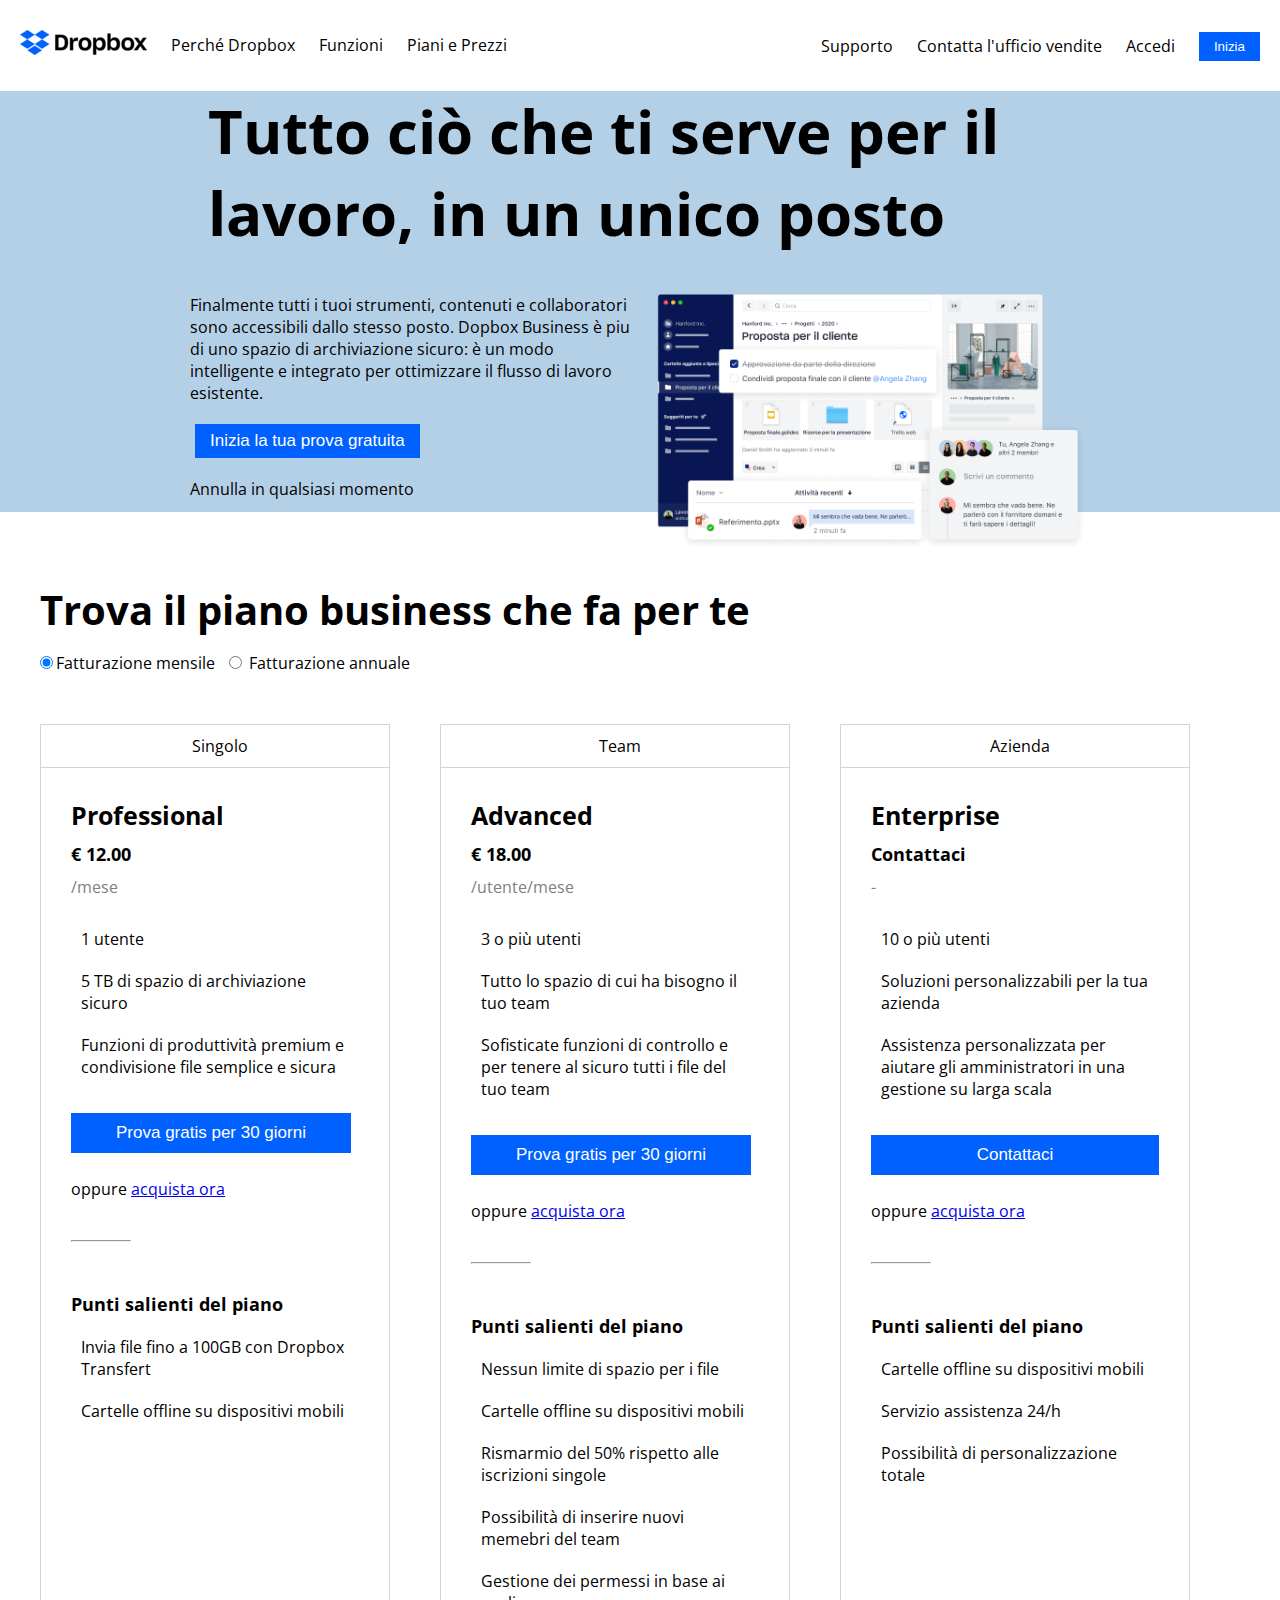
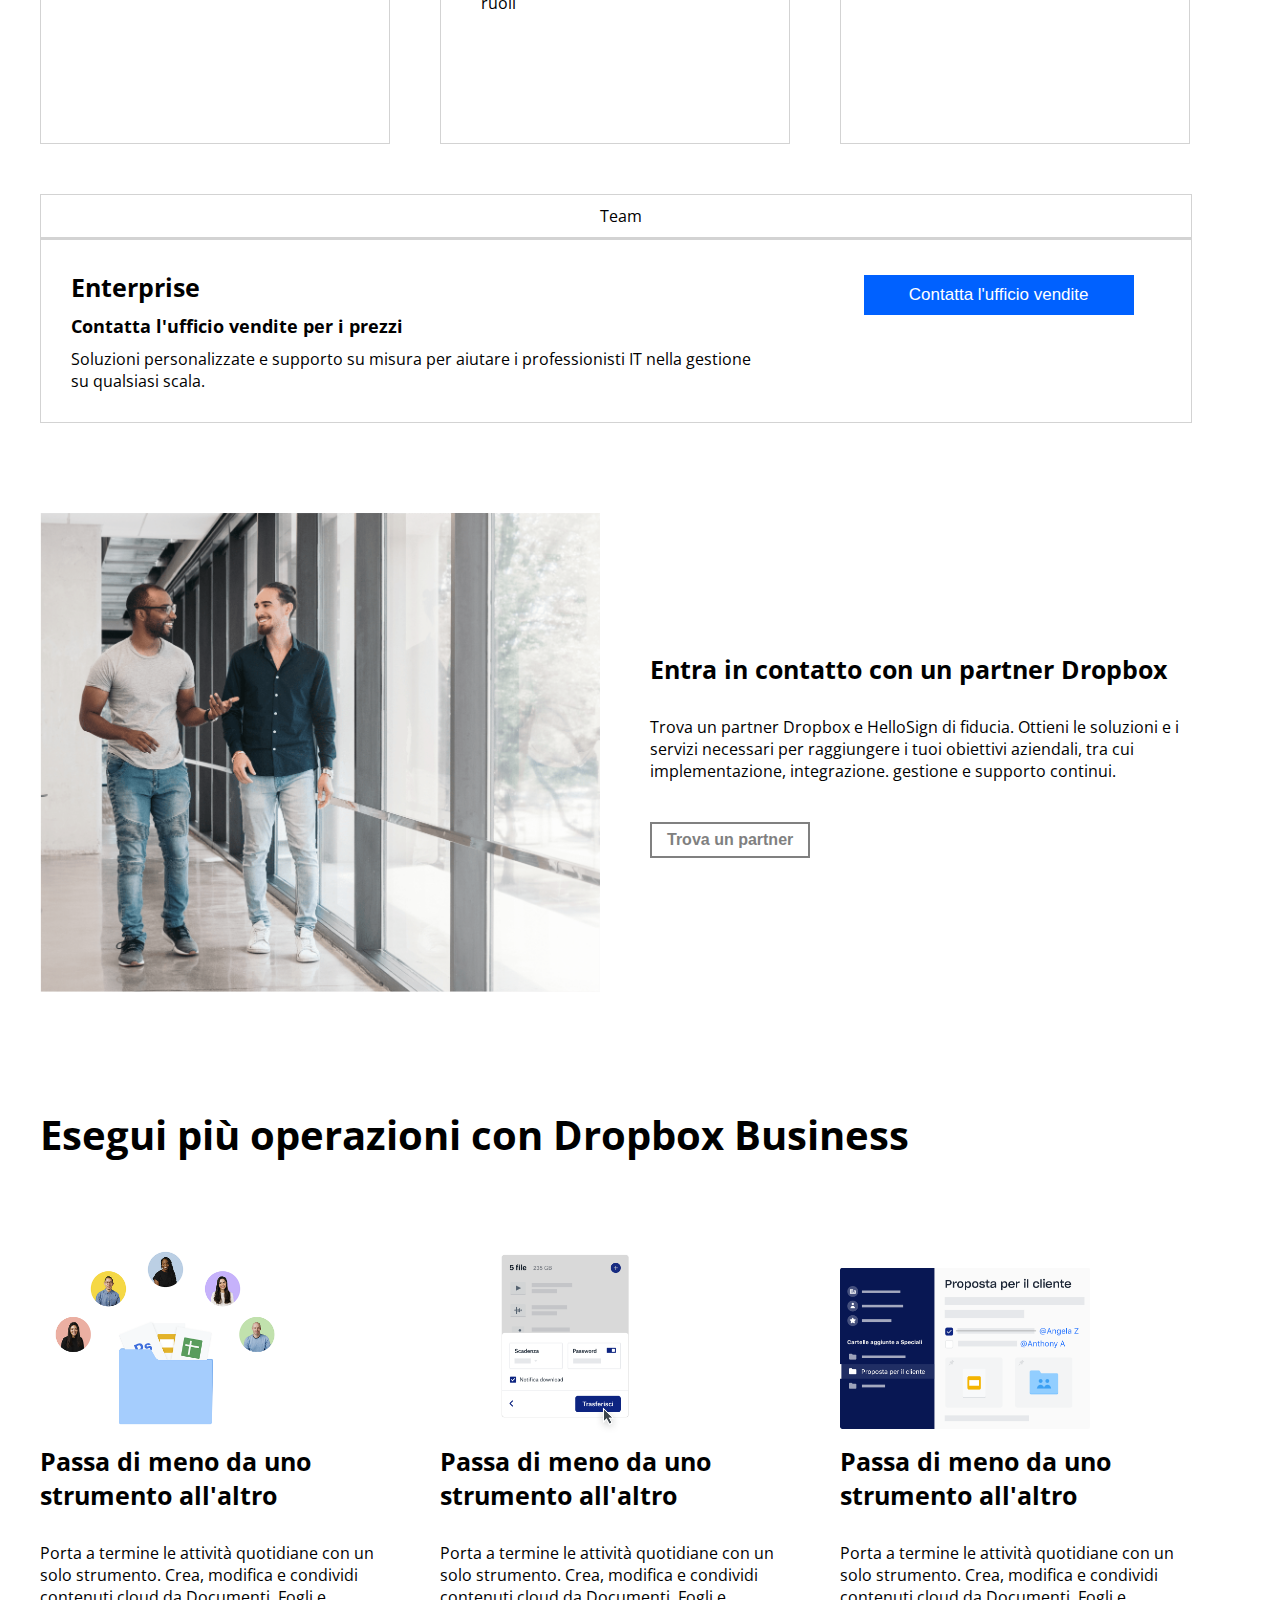
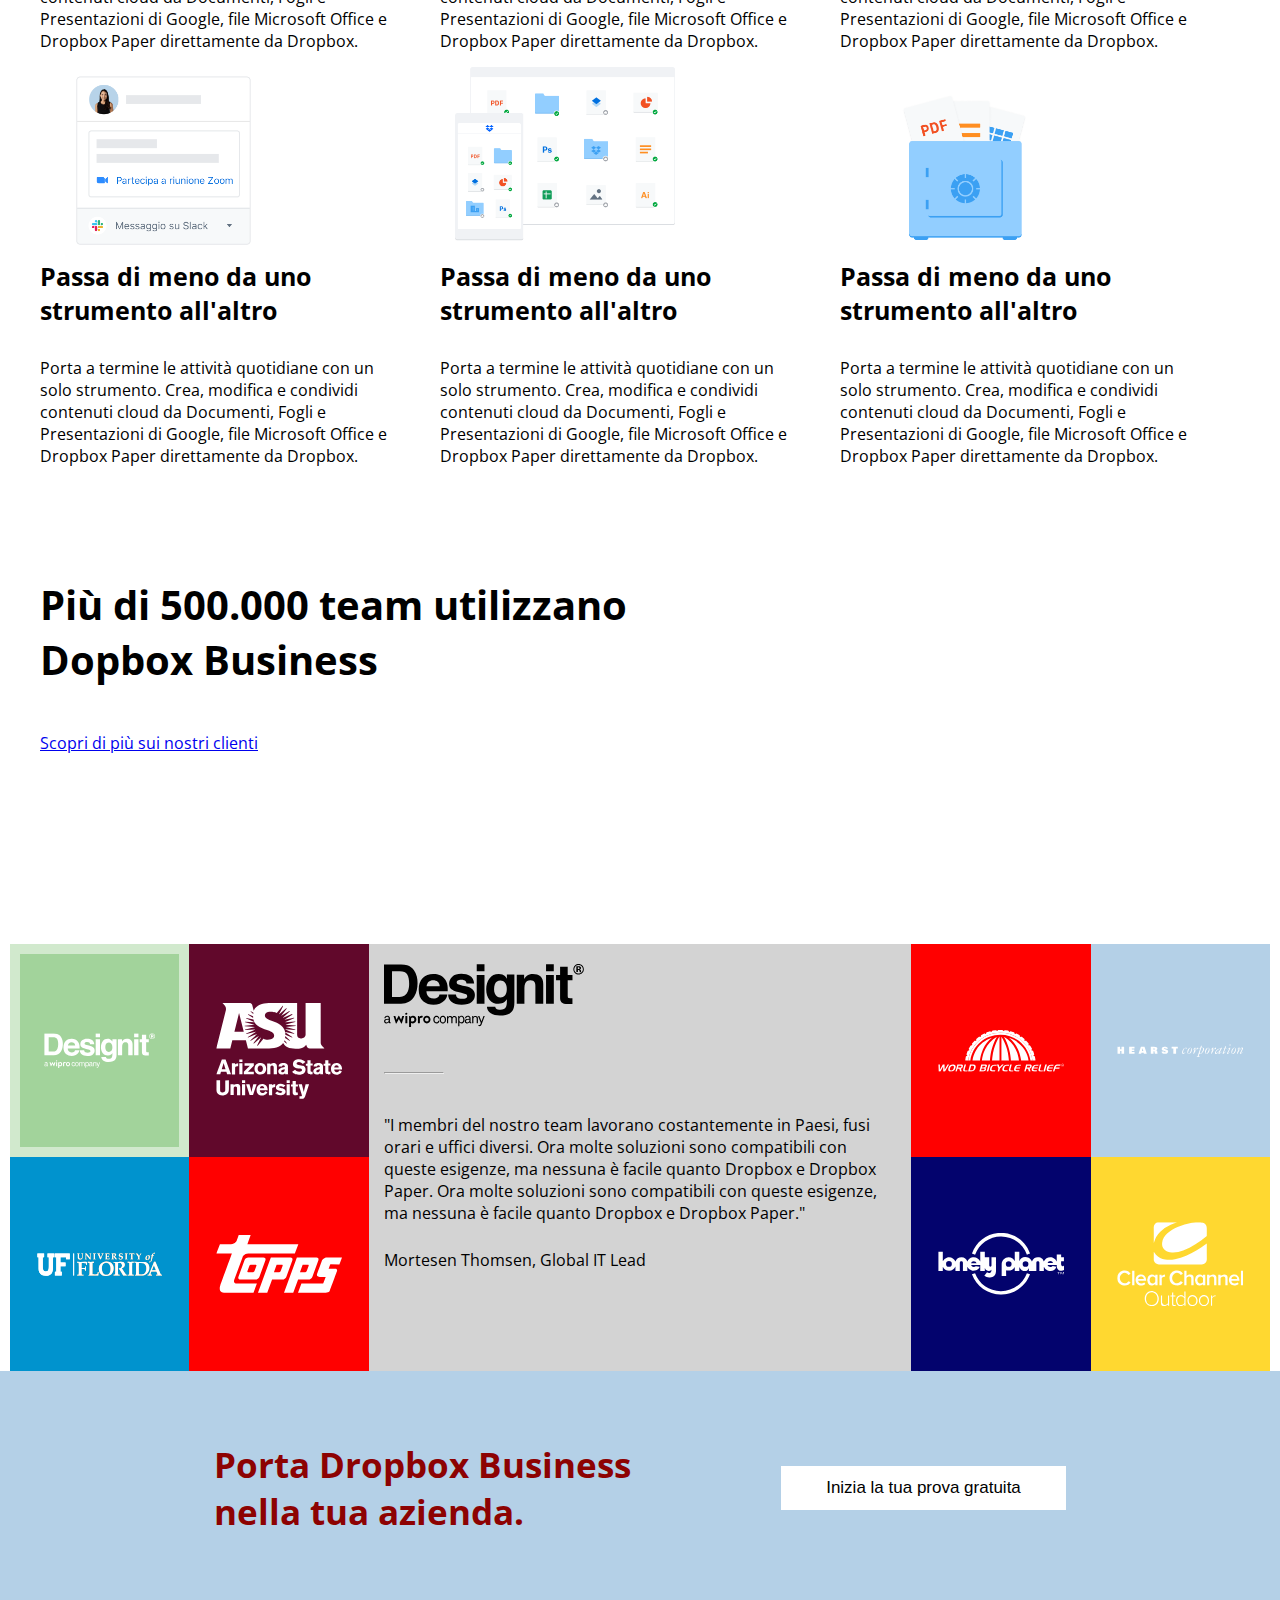
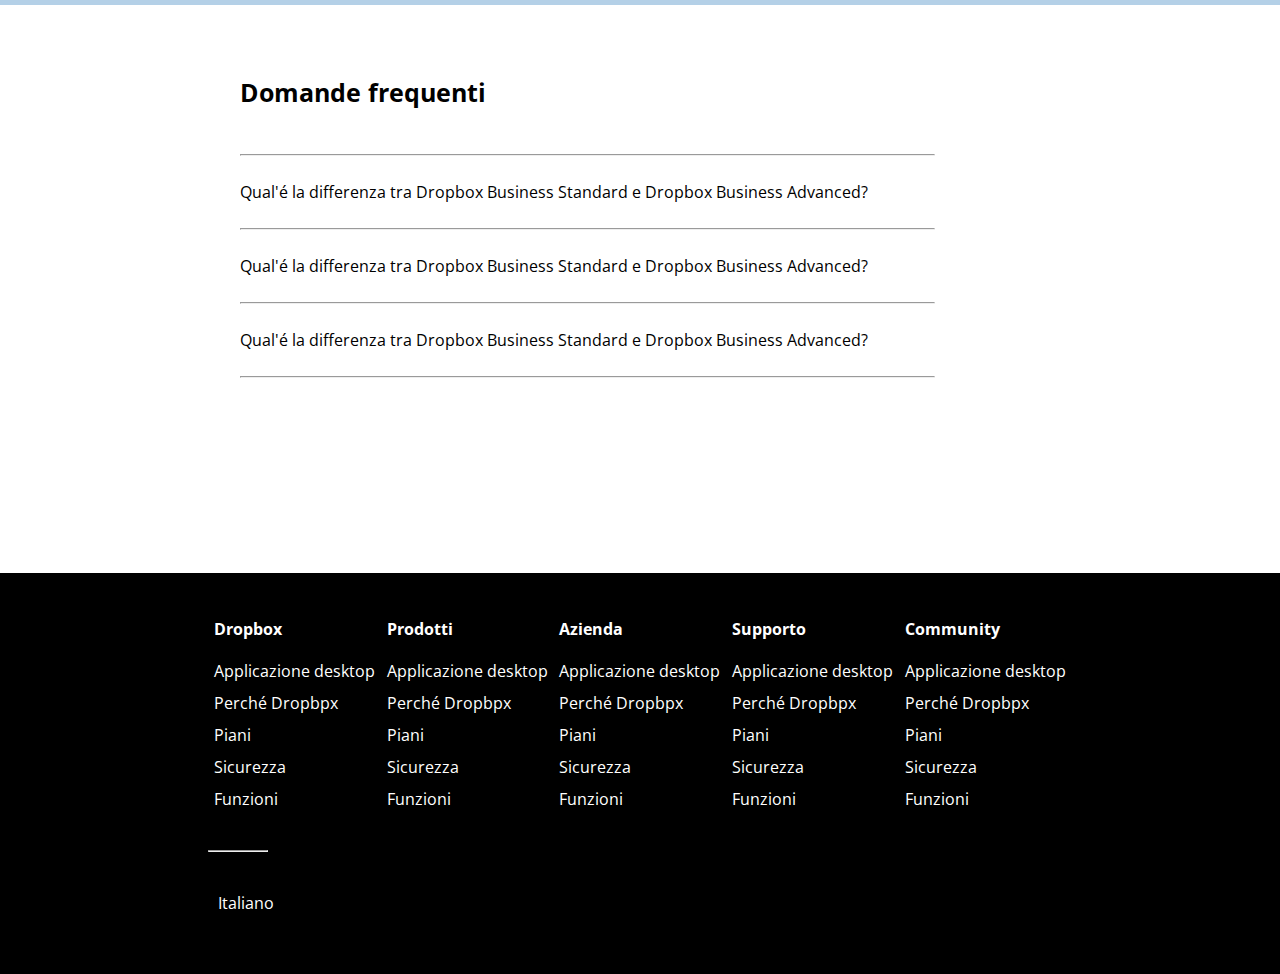
<file: index.html>
<!DOCTYPE html>
<html lang="en">
<head>
    <meta charset="UTF-8">
    <meta name="viewport" content="width=device-width, initial-scale=1.0">
    <link rel="stylesheet" href="https://cdnjs.cloudflare.com/ajax/libs/font-awesome/6.4.2/css/all.min.css"
        integrity="sha512-z3gLpd7yknf1YoNbCzqRKc4qyor8gaKU1qmn+CShxbuBusANI9QpRohGBreCFkKxLhei6S9CQXFEbbKuqLg0DA=="
        crossorigin="anonymous" referrerpolicy="no-referrer">
    <link rel="preconnect" href="https://fonts.googleapis.com">
    <link rel="preconnect" href="https://fonts.gstatic.com" crossorigin>
    <link href="https://fonts.googleapis.com/css2?family=Open+Sans:wght@500&display=swap" rel="stylesheet">
    <link rel="stylesheet" href="./css/style.css">
    <title>Dropbox</title>
</head>
<body>
    <!-- HEADER -->
   <header>
    <div class="container-fluid">
        <div class="row-fluid">
            <!-- LISTA SINISTRA -->
            <div class="col-list">
                <ul>
                    <li class="li-header"><img src="./img/logo-small.png" alt="dropbox-logo"></li>
                    <li class="li-header">Perché Dropbox</li>
                    <li class="li-header">Funzioni</li>
                    <li class="li-header">Piani e Prezzi</li>
                </ul>
            </div>
            <!-- LISTA DESTRA -->
            <div class="col-list">
                <ul>
                    <li class="li-header">Supporto</li>
                    <li class="li-header">Contatta l'ufficio vendite</li>
                    <li class="li-header">Accedi</li>
                    <li class="li-header"><button>Inizia</button></li>
                </ul>
            </div>
        </div>
    </div>
   </header>

   <!-- MAIN -->
   <main>
    <!-- CONTAINER JUMBOTRON -->
    <div class="container-jumbo">
        <div class="row-jumbo">
            <div class="col-100">
                <div class="content-jumbo-100">
                    <h1>Tutto ciò che ti serve per il lavoro, in un unico posto</h1>
                </div>
            </div>
            <div class="col-50-jumbo">
                <div class="content-jumbo-50">
                    <p>Finalmente tutti i tuoi strumenti, contenuti e collaboratori sono accessibili dallo stesso posto. Dopbox Business è piu di uno spazio di archiviazione sicuro: è un modo intelligente e integrato per ottimizzare il flusso di lavoro esistente.</p>
                    <button class="jumbo-button">Inizia la tua prova gratuita</button>
                    <p>Annulla in qualsiasi momento</p>
                    <i class="fa-solid fa-arrow-down"></i>
                </div>
            </div>
            <div class="col-50-jumbo">
                <div class="content-jumbo-img">
                    <img class="img-jumbo" src="./img/jumbo.png" alt="jumbo">
                </div>
            </div>
        </div>
    </div>

    <!-- CONTAINER CENTRALE -->
    <div class="container-full">
        <div class="row-full">
            <div class="col-100">
                <div class="content-full">
                    <h2>Trova il piano business che fa per te</h2>
                    <input type="radio" checked="checked"><label for="mensile">Fatturazione mensile</label>
                    <input type="radio" class="radio"> <label for="annuale">Fatturazione annuale</label>
                </div>
            </div>
            <!-- DIV PRICE - SINGOLO -->
            <div class="col-33">
                <div class="content-33">
                    <div class="content-title">
                        <i class="fa-solid fa-user"></i> <span> Singolo</span>
                    </div>
                    <div class="content-central">
                        <h3>Professional</h3>
                        <h6>&euro; 12.00</h6>
                        <p class="p-gray">/mese</p>
                        <ul>
                            <li class="list-price">
                                <i class="fa-solid fa-user"></i> <span> 1 utente</span>
                            </li>
                            <li class="list-price">
                                <i class="fa-solid fa-folder"></i> <span> 5 TB di spazio di archiviazione sicuro</span>
                            </li>
                            <li class="list-price">
                                <i class="fa-solid fa-share-nodes"></i> <span> Funzioni di produttività premium e condivisione file semplice e
                                    sicura</span>
                            </li>
                        </ul>
                        <button class="button prova-gratis">Prova gratis per 30 giorni</button>
                        <p>oppure <a href="#">acquista ora</a></p>
                        <hr class="small-hr">
                        <h6>Punti salienti del piano</h6>
                        <ul>
                            <li class="list-price">
                                <i class="fa-solid fa-check"></i> <span> Invia file fino a 100GB con Dropbox Transfert</span>
                            </li>
                            <li class="list-price">
                                <i class="fa-solid fa-check"></i> <span> Cartelle offline su dispositivi mobili</span>
                            </li>
                        </ul>
                    </div>
                </div>
            </div>
            <!-- DIV PRICE - TEAM -->
            <div class="col-33">
                <div class="content-33">
                    <div class="content-title">
                        <i class="fa-solid fa-users"></i> <span> Team</span>
                    </div>
                    <div class="content-central">
                        <h3>Advanced</h3>
                        <h6>&euro; 18.00</h6>
                        <p class="p-gray">/utente/mese</p>
                        <ul>
                            <li class="list-price">
                                <i class="fa-solid fa-users"></i> <span> 3 o più utenti</span>
                            </li>
                            <li class="list-price">
                                <i class="fa-solid fa-folder"></i> <span> Tutto lo spazio di cui ha bisogno il tuo team</span>
                            </li>
                            <li class="list-price">
                                <i class="fa-solid fa-share-nodes"></i> <span> Sofisticate funzioni di controllo e per tenere al sicuro tutti i file del tuo team</span>
                            </li>
                        </ul>
                        <button class="button prova-gratis">Prova gratis per 30 giorni</button>
                        <p>oppure <a href="#">acquista ora</a></p>
                        <hr class="small-hr">
                        <h6>Punti salienti del piano</h6>
                        <ul>
                            <li class="list-price">
                                <i class="fa-solid fa-check"></i> <span> Nessun limite di spazio per i file</span>
                            </li>
                            <li class="list-price">
                                <i class="fa-solid fa-check"></i> <span> Cartelle offline su dispositivi mobili</span>
                            </li>
                            <li class="list-price">
                                <i class="fa-solid fa-check"></i> <span> Rismarmio del 50&percnt; rispetto alle iscrizioni singole</span>
                            </li>
                            <li class="list-price">
                                <i class="fa-solid fa-check"></i> <span> Possibilità di inserire nuovi memebri del team</span>
                            </li>
                            <li class="list-price">
                                <i class="fa-solid fa-check"></i> <span> Gestione dei permessi in base ai ruoli</span>
                            </li>
                        </ul>
                    </div>
                </div>
            </div>
            <!-- DIV PRICE - AZIENDA -->
            <div class="col-33">
                <div class="content-33">
                    <div class="content-title">
                        <i class="fa-solid fa-building"></i> <span> Azienda</span>
                    </div>
                    <div class="content-central">
                        <h3>Enterprise</h3>
                        <h6>Contattaci</h6>
                        <p class="p-gray">-</p>
                        <ul>
                            <li class="list-price">
                                <i class="fa-solid fa-user"></i> <span> 10 o più utenti</span>
                            </li>
                            <li class="list-price">
                                <i class="fa-solid fa-folder"></i> <span> Soluzioni personalizzabili per la tua azienda</span>
                            </li>
                            <li class="list-price">
                                <i class="fa-solid fa-share-nodes"></i> <span> Assistenza personalizzata per aiutare gli amministratori in una gestione su larga scala</span>
                            </li>
                        </ul>
                        <button class="button prova-gratis contattaci">Contattaci</button>
                        <p>oppure <a href="#">acquista ora</a></p>
                        <hr class="small-hr">
                        <h6>Punti salienti del piano</h6>
                        <ul>
                            <li class="list-price">
                                <i class="fa-solid fa-check"></i> <span> Cartelle offline su dispositivi mobili</span>
                            </li>
                            <li class="list-price">
                                <i class="fa-solid fa-check"></i> <span> Servizio assistenza 24/h</span>
                            </li>
                            <li class="list-price">
                                <i class="fa-solid fa-check"></i> <span> Possibilità di personalizzazione totale</span>
                            </li>
                        </ul>
                    </div>
                </div>
            </div>
            <!-- DIV ENTERPRISE -->
            <div class="col-100">
                <div class="content-team">
                    <div class="content-title">
                        <i class="fa-solid fa-building"></i> <span> Team</span>
                    </div>
                </div>
                <div class="content-enterprise">
                    <div class="col-65">
                        <div class="content-central">
                            <h3>Enterprise</h3>
                            <h6>Contatta l'ufficio vendite per i prezzi</h6>
                            <p>Soluzioni personalizzate e supporto su misura per aiutare i professionisti IT nella gestione su qualsiasi
                            scala.</p>
                        </div>
                    </div>
                    <div class="col-35">
                        <button class="button prova-gratis ufficio-vendite">Contatta l'ufficio vendite</button>
                    </div>
                </div>
            </div>
            <!-- DIV PARTNER -->
            <div class="col-60">
                <div class="content-50">
                    <img class="img-partner" src="./img/partner.png" alt="partner">
                </div>
            </div>
            <div class="col-40">
                <div class="content-50-central">
                <h3>Entra in contatto con un partner Dropbox</h3>
                <p class="p-partner-operation">Trova un partner Dropbox e HelloSign di fiducia. Ottieni le soluzioni e i servizi necessari per raggiungere i tuoi obiettivi aziendali, tra cui implementazione, integrazione. gestione e supporto continui.</p>
                <button class="button-partner">Trova un partner</button>
                </div>
            </div>
            <!-- DIV OPERATION -->
            <div class="col-100">
                <div class="content-full operation">
                    <h2>Esegui più operazioni con Dropbox Business</h2>
                </div>
            </div> 
                 <!-- OPARTION 1 -->
            <div class="col-33">
                <div class="content-33-operation">
                    <div>
                        <img class="img-operation" src="./img/business-feature-switching-tools.png" alt="busine-feature">
                    </div>
                    <div>
                        <h3>Passa di meno da uno strumento all'altro</h3>
                        <p class="p-partner-operation">Porta a termine le attività quotidiane con un solo strumento. Crea, modifica e condividi contenuti cloud da Documenti, Fogli e Presentazioni di Google, file Microsoft Office e Dropbox Paper direttamente da Dropbox.</p>
                    </div>
                </div>
            </div>
                <!-- OPARTION 2 -->
            <div class="col-33">
                <div class="content-33-operation">
                    <div>
                        <img class="img-operation" src="./img/business-feature-send-files-it.png" alt="send-files">
                    </div>
                    <div>
                        <h3>Passa di meno da uno strumento all'altro</h3>
                        <p class="p-partner-operation">Porta a termine le attività quotidiane con un solo strumento. Crea, modifica e
                            condividi contenuti cloud da Documenti, Fogli e Presentazioni di Google, file Microsoft Office e Dropbox Paper
                            direttamente da Dropbox.</p>
                    </div>
                </div>
            </div>
                <!-- OPARTION 3 -->
            <div class="col-33">
                <div class="content-33-operation">
                    <div>
                        <img class="img-operation" src="./img/business-feature-coordinate-it.png" alt="feature-coordinate">
                    </div>
                    <div>
                        <h3>Passa di meno da uno strumento all'altro</h3>
                        <p class="p-partner-operation">Porta a termine le attività quotidiane con un solo strumento. Crea, modifica e
                            condividi contenuti cloud da Documenti, Fogli e Presentazioni di Google, file Microsoft Office e Dropbox Paper
                            direttamente da Dropbox.</p>
                    </div>
                </div>
            </div>
                <!-- OPARTION 4 -->
            <div class="col-33">
                <div class="content-33-operation">
                    <div>
                        <img class="img-operation" src="./img/business-feature-integrations-it.png" alt="integrations">
                    </div>
                    <div>
                        <h3>Passa di meno da uno strumento all'altro</h3>
                        <p class="p-partner-operation">Porta a termine le attività quotidiane con un solo strumento. Crea, modifica e
                            condividi contenuti cloud da Documenti, Fogli e Presentazioni di Google, file Microsoft Office e Dropbox Paper
                            direttamente da Dropbox.</p>
                    </div>
                </div>
            </div>
                <!-- OPARTION 5 -->
            <div class="col-33">
                <div class="content-33-operation">
                    <div>
                        <img class="img-operation" src="./img/business-feature-multi-device.png" alt="multi-device">
                    </div>
                    <div>
                        <h3>Passa di meno da uno strumento all'altro</h3>
                        <p class="p-partner-operation">Porta a termine le attività quotidiane con un solo strumento. Crea, modifica e
                            condividi contenuti cloud da Documenti, Fogli e Presentazioni di Google, file Microsoft Office e Dropbox Paper
                            direttamente da Dropbox.</p>
                    </div>
                </div>
            </div>
                <!-- OPARTION 6 -->
            <div class="col-33">
                <div class="content-33-operation">
                    <div>
                        <img class="img-operation" src="./img/business-feature-security.png" alt="security">
                    </div>
                    <div>
                        <h3>Passa di meno da uno strumento all'altro</h3>
                        <p class="p-partner-operation">Porta a termine le attività quotidiane con un solo strumento. Crea, modifica e
                            condividi contenuti cloud da Documenti, Fogli e Presentazioni di Google, file Microsoft Office e Dropbox Paper
                            direttamente da Dropbox.</p>
                    </div>
                </div>
            </div>
            <div class="col-100">
                <div class="content-full operation">
                    <h2 class="title-team">Più di 500.000 team utilizzano <br> Dopbox Business</h2>
                    <a href="#">Scopri di più sui nostri clienti</a>
                </div>
            </div>
        </div>
    </div>

    <!-- CONTAINER LOGHI -->
    <div class="container-fluid">
        <div class="row-loghi">
            <div class="col-square">
                <div class="content-squares">
                    <div class="square green">
                        <img class="img-sponsor" src="./img/designit.svg" alt="designit">
                    </div>
                    <div class="square black-red">
                        <img class="img-sponsor" src="./img/arizona_state_university.svg" alt="asu">
                    </div>
                    <div class="square light-blue">
                        <img class="img-sponsor" src="./img/university_of_florida.svg" alt="florida">
                    </div>
                    <div class="square red">
                        <img class="img-sponsor" src="./img/topps.svg" alt="topps">
                    </div>
                </div>
            </div>
            <div class="square-33">
                <div class="content-squares">
                    <div>
                        <img class="img-designit" src="./img/designit.svg" alt="designit">
                    </div>
                    <div>
                        <hr class="small-hr">
                        <p>"I membri del nostro team lavorano costantemente in Paesi, fusi orari e uffici diversi. Ora molte soluzioni sono
                            compatibili con queste esigenze, ma nessuna è facile quanto Dropbox e Dropbox Paper. Ora molte soluzioni sono
                            compatibili con queste esigenze, ma nessuna è facile quanto Dropbox e Dropbox Paper."</p>
                        <p class="p-mortesen">Mortesen Thomsen, Global IT Lead</p>
                    </div>
                </div>
            </div>
            <div class="col-square">
                <div class="content-squares">
                    <div class="square red">
                        <img class="img-sponsor" src="./img/world_bicycle_relief.svg" alt="bicycle">
                    </div>
                    <div class="square celeste">
                        <img class="img-sponsor" src="./img/hearst_corp.svg" alt="hearts">
                    </div>
                    <div class="square blu">
                        <img class="img-sponsor" src="./img/lonely_planet.svg" alt="lonely">
                    </div>
                    <div class="square yellow">
                        <img class="img-sponsor" src="./img/clear_channel.svg" alt="clear">
                    </div>
                </div>
            </div>
        </div>
    </div>    
    <!-- DIV PROVA GRATUITA -->
    <div class="container-jumbo">
            <div class="row-jumbo">
                <div class="col-100-prova-gratuita">
                    <div class="content-prova-gratuita">
                        <h3 class="h3-red">Porta Dropbox Business <br>nella tua azienda.</h3>
                        <button class="prova-gratis prova-gratuita">Inizia la tua prova gratuita</button>
                    </div>
                </div>
            </div>
    </div>
    <!-- DIV DOMANDE FREQUENTI -->
    <div class="container-full">
        <div class="row-full">
            <div class="col-100">
                <div class="content-question">
                    <h3 class="h3-question">Domande frequenti</h3>
                    <hr class="hr-medium">
                    <p>Qual'é la differenza tra Dropbox Business Standard e Dropbox Business Advanced? <i class="fa-solid fa-angle-down"></i></p>
                    <hr class="hr-medium">
                    <p>Qual'é la differenza tra Dropbox Business Standard e Dropbox Business Advanced? <i class="fa-solid fa-angle-down"></i></p>
                    <hr class="hr-medium">
                    <p>Qual'é la differenza tra Dropbox Business Standard e Dropbox Business Advanced? <i class="fa-solid fa-angle-down"></i></p>
                    <hr class="hr-medium">
                </div>
            </div>
        </div>
    </div>        
   </main>

   <!-- FOOTER -->
   <footer>
    <div class="container-jumbo container-footer">
        <div class="row-jumbo">
            <!-- FOOTER LISTA -->
            <div class="col-100">
                <div class="content-footer">
                    <div>
                        <h4>Dropbox</h4>
                        <ul>
                            <li>Applicazione desktop</li>
                            <li class="li-footer">Perché Dropbpx</li>
                            <li class="li-footer">Piani</li>
                            <li class="li-footer">Sicurezza</li>
                            <li class="li-footer">Funzioni</li>
                        </ul>
                    </div>
                    <div>
                        <h4>Prodotti</h4>
                        <ul>
                            <li>Applicazione desktop</li>
                            <li class="li-footer">Perché Dropbpx</li>
                            <li class="li-footer">Piani</li>
                            <li class="li-footer">Sicurezza</li>
                            <li class="li-footer">Funzioni</li>
                        </ul>
                    </div>
                    <div>
                        <h4>Azienda</h4>
                        <ul>
                            <li>Applicazione desktop</li>
                            <li class="li-footer">Perché Dropbpx</li>
                            <li class="li-footer">Piani</li>
                            <li class="li-footer">Sicurezza</li>
                            <li class="li-footer">Funzioni</li>
                        </ul>
                    </div>
                    <div>
                        <h4>Supporto</h4>
                        <ul>
                            <li>Applicazione desktop</li>
                            <li class="li-footer">Perché Dropbpx</li>
                            <li class="li-footer">Piani</li>
                            <li class="li-footer">Sicurezza</li>
                            <li class="li-footer">Funzioni</li>
                        </ul>
                    </div>
                    <div>
                        <h4>Community</h4>
                        <ul>
                            <li>Applicazione desktop</li>
                            <li class="li-footer">Perché Dropbpx</li>
                            <li class="li-footer">Piani</li>
                            <li class="li-footer">Sicurezza</li>
                            <li class="li-footer">Funzioni</li>
                        </ul>
                    </div>
                </div>
                <hr class="small-hr">
            </div>
            <!-- FOOTER "ITALIANO" -->
            <div class="col-100">
                <i class="fa-solid fa-earth-americas"></i><span>Italiano</span><i class="fa-solid fa-caret-up"></i>
            </div>
        </div>
    </div>
   </footer>
</body>
</html>
</file>
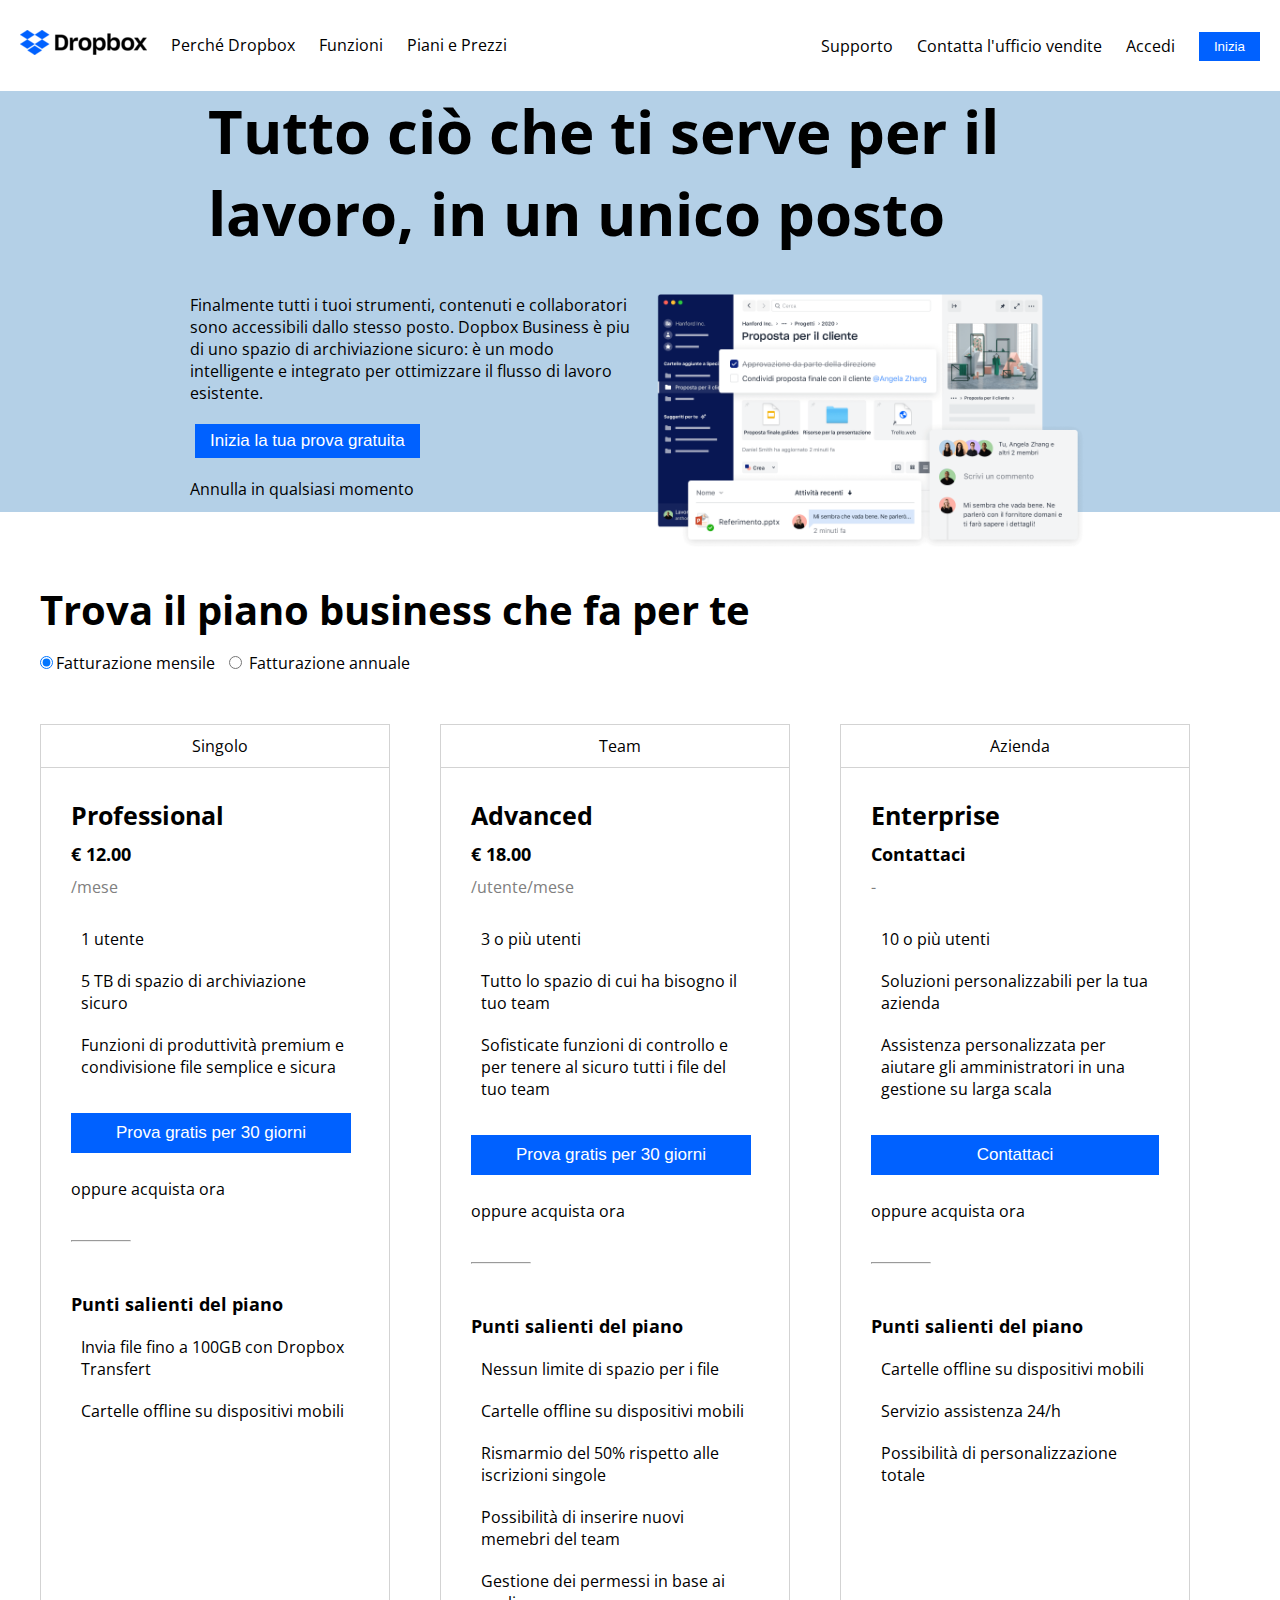
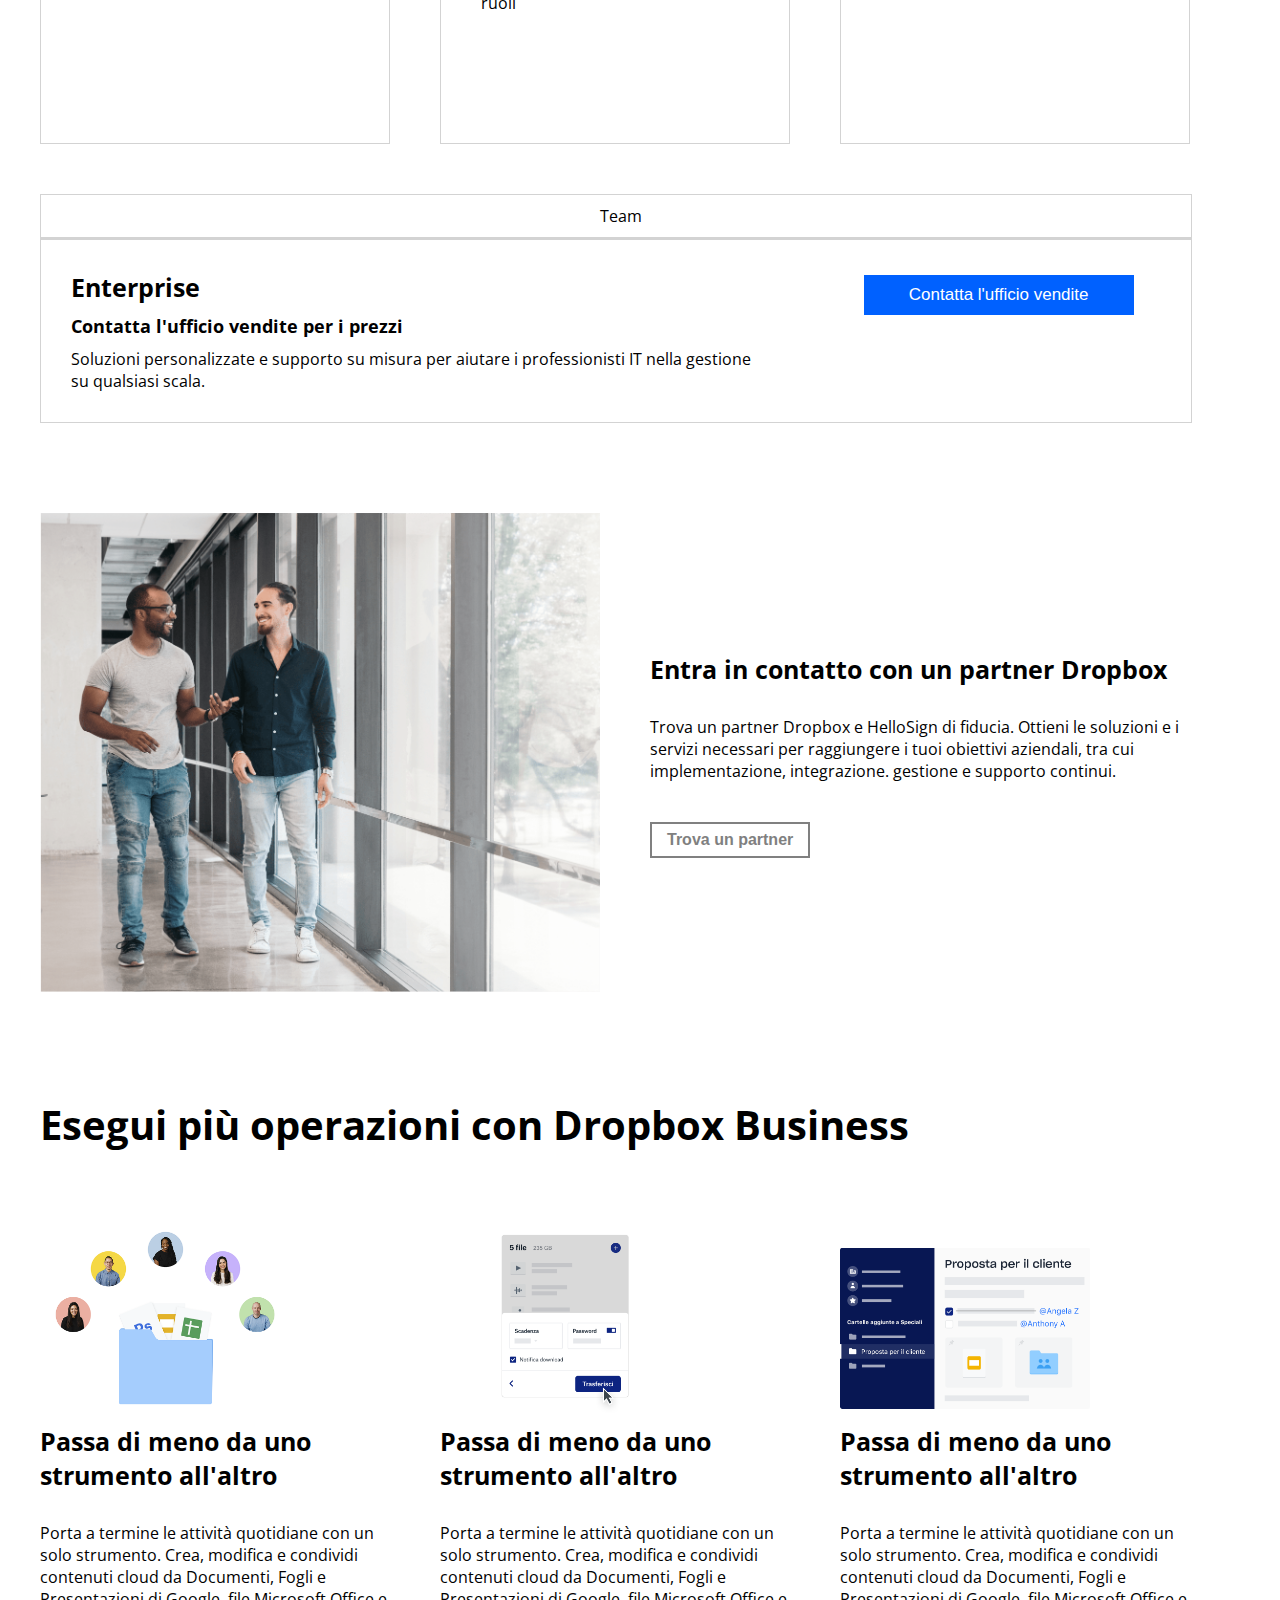
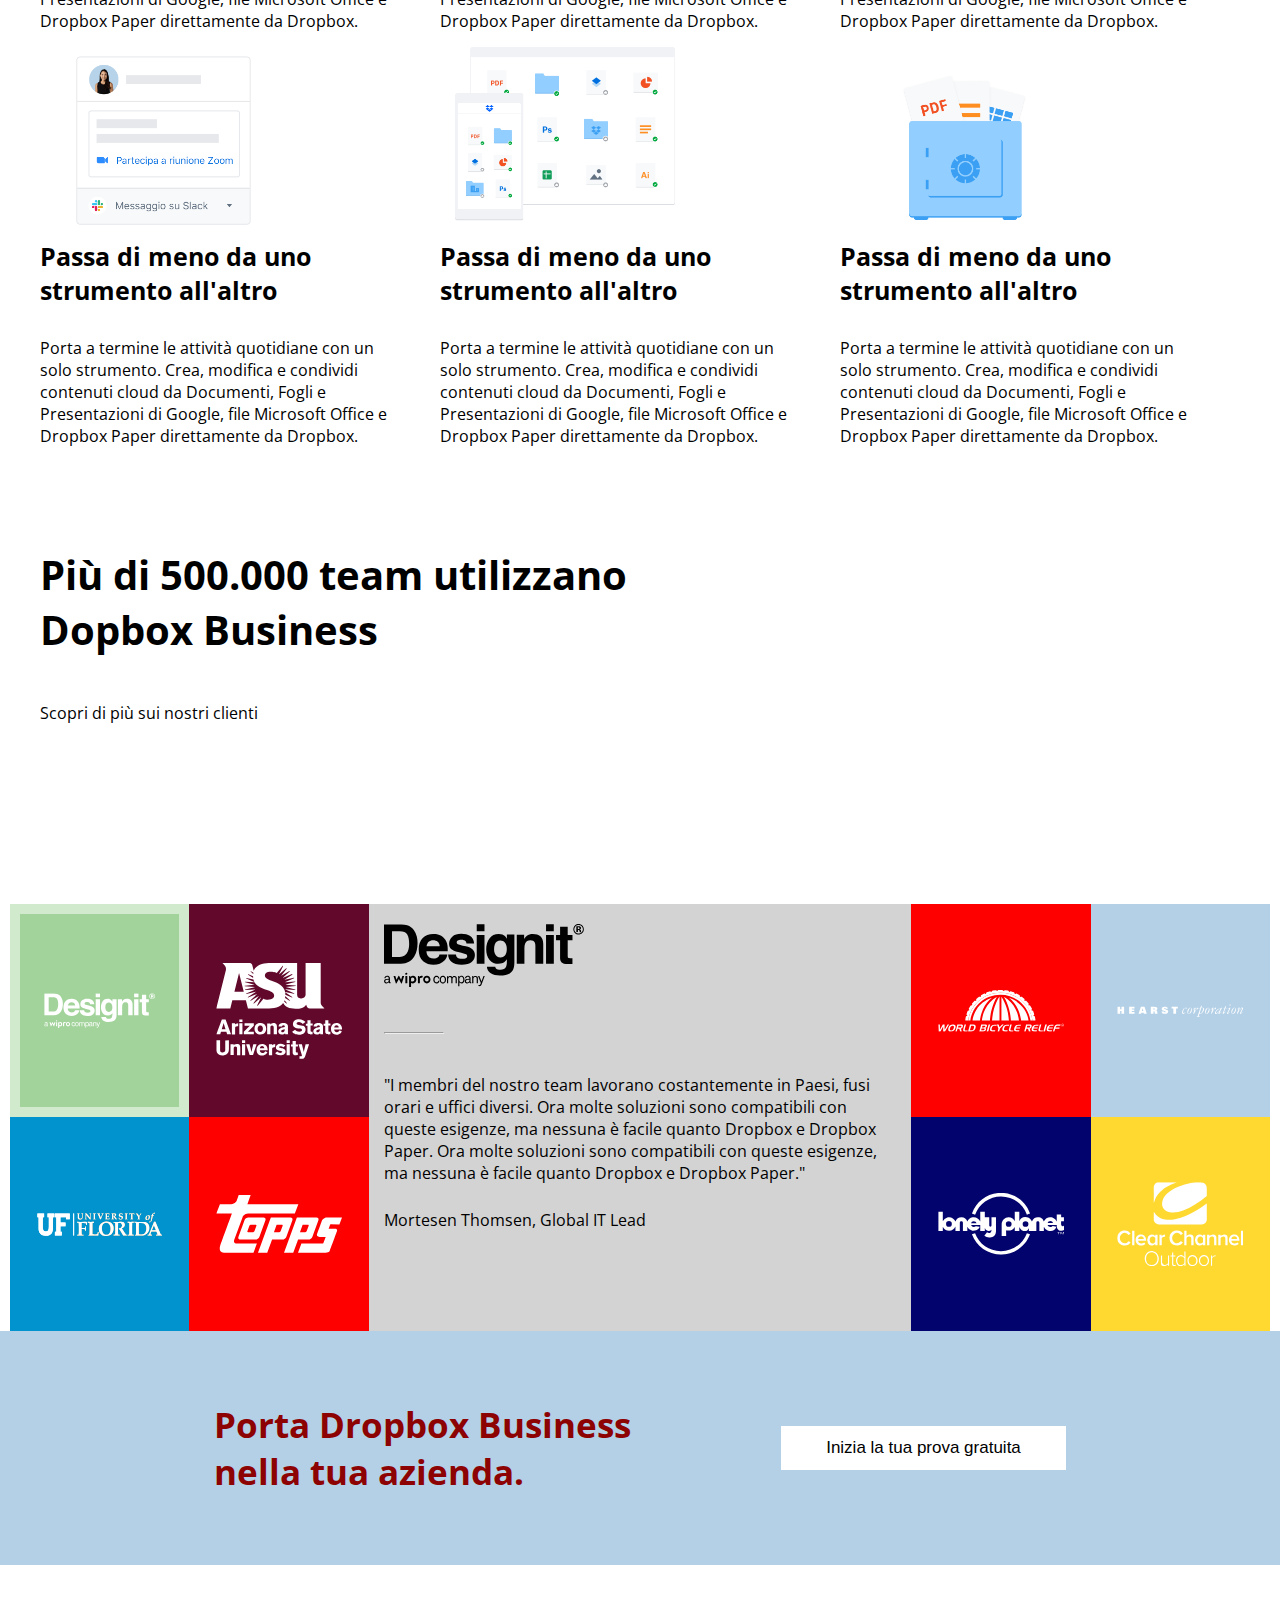
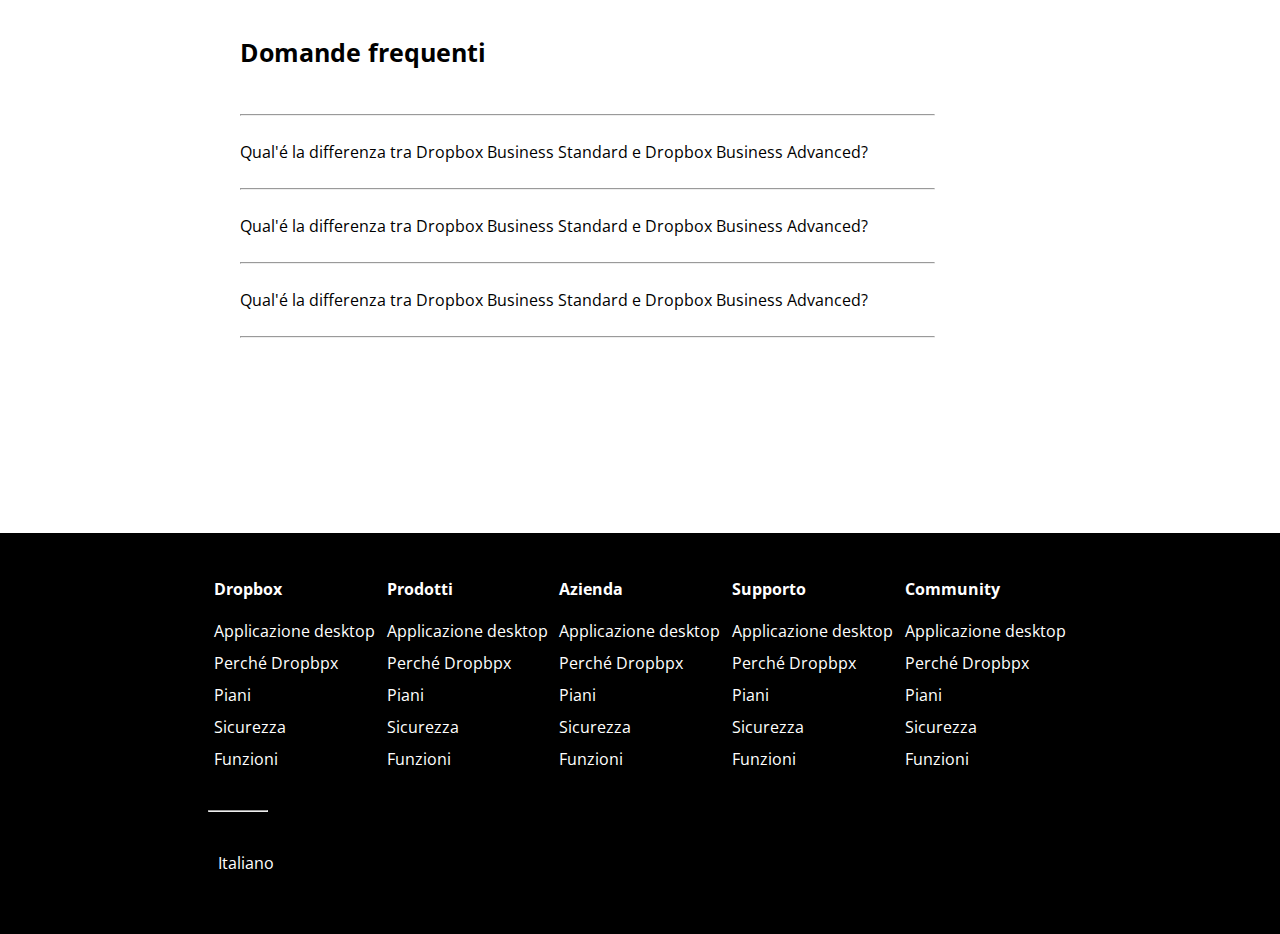
<file: bonus/index.html>
<!DOCTYPE html>
<html lang="en">
<head>
    <meta charset="UTF-8">
    <meta name="viewport" content="width=device-width, initial-scale=1.0">
    <link rel="stylesheet" href="https://cdnjs.cloudflare.com/ajax/libs/font-awesome/6.4.2/css/all.min.css"
        integrity="sha512-z3gLpd7yknf1YoNbCzqRKc4qyor8gaKU1qmn+CShxbuBusANI9QpRohGBreCFkKxLhei6S9CQXFEbbKuqLg0DA=="
        crossorigin="anonymous" referrerpolicy="no-referrer">
    <link rel="preconnect" href="https://fonts.googleapis.com">
    <link rel="preconnect" href="https://fonts.gstatic.com" crossorigin>
    <link href="https://fonts.googleapis.com/css2?family=Open+Sans:wght@500&display=swap" rel="stylesheet">
    <link rel="stylesheet" href="./css/style.css">
    <title>Dropbox</title>
</head>
<body>
    <!-- HEADER -->
   <header>
    <div class="container-fluid">
        <div class="row-fluid">
            <!-- LISTA SINISTRA -->
            <div class="col-list">
                <ul>
                    <li class="li-header"><img src="./img/logo-small.png" alt="dropbox-logo"></li>
                    <li class="li-header">Perché Dropbox</li>
                    <li class="li-header"><a href="#operation">Funzioni</a></li>
                    <li class="li-header"><a href="#business">Piani e Prezzi</a></li>
                </ul>
            </div>
            <!-- LISTA DESTRA -->
            <div class="col-list">
                <ul>
                    <li class="li-header"><a href="#support">Supporto</a></li>
                    <li class="li-header">Contatta l'ufficio vendite</li>
                    <li class="li-header">Accedi</li>
                    <li class="li-header"><button>Inizia</button></li>
                </ul>
            </div>
        </div>
    </div>
   </header>

   <!-- MAIN -->
   <main>
    <!-- CONTAINER JUMBOTRON -->
    <div class="container-jumbo">
        <div class="row-jumbo">
            <div class="col-100">
                <div class="content-jumbo-100">
                    <h1>Tutto ciò che ti serve per il lavoro, in un unico posto</h1>
                </div>
            </div>
            <div class="col-50-jumbo">
                <div class="content-jumbo-50">
                    <p>Finalmente tutti i tuoi strumenti, contenuti e collaboratori sono accessibili dallo stesso posto. Dopbox Business è piu di uno spazio di archiviazione sicuro: è un modo intelligente e integrato per ottimizzare il flusso di lavoro esistente.</p>
                    <button class="jumbo-button">Inizia la tua prova gratuita</button>
                    <p>Annulla in qualsiasi momento</p>
                    <a href="#scroll"><i class="fa-solid fa-arrow-down"></i></a>
                </div>
            </div>
            <div class="col-50-jumbo">
                <div class="content-jumbo-img">
                    <img class="img-jumbo" src="./img/jumbo.png" alt="jumbo">
                </div>
            </div>
        </div>
    </div>

    <!-- CONTAINER CENTRALE -->
    <div class="container-full">
        <div class="row-full">
            <div class="col-100">
                <div class="content-full">
                    <h2 id="business">Trova il piano business che fa per te</h2>
                    <input type="radio" checked="checked"><label for="mensile">Fatturazione mensile</label>
                    <input type="radio" class="radio"> <label for="annuale">Fatturazione annuale</label>
                </div>
            </div>
            <!-- DIV PRICE - SINGOLO -->
            <div id="scroll" class="col-33">
                <div class="content-33">
                    <div class="content-title">
                        <i class="fa-solid fa-user"></i> <span> Singolo</span>
                    </div>
                    <div class="content-central">
                        <h3>Professional</h3>
                        <h6>&euro; 12.00</h6>
                        <p class="p-gray">/mese</p>
                        <ul>
                            <li class="list-price">
                                <i class="fa-solid fa-user"></i> <span> 1 utente</span>
                            </li>
                            <li class="list-price">
                                <i class="fa-solid fa-folder"></i> <span> 5 TB di spazio di archiviazione sicuro</span>
                            </li>
                            <li class="list-price">
                                <i class="fa-solid fa-share-nodes"></i> <span> Funzioni di produttività premium e condivisione file semplice e
                                    sicura</span>
                            </li>
                        </ul>
                        <button class="button prova-gratis">Prova gratis per 30 giorni</button>
                        <p>oppure <a href="#">acquista ora</a></p>
                        <hr class="small-hr">
                        <h6>Punti salienti del piano</h6>
                        <ul>
                            <li class="list-price">
                                <i class="fa-solid fa-check"></i> <span> Invia file fino a 100GB con Dropbox Transfert</span>
                            </li>
                            <li class="list-price">
                                <i class="fa-solid fa-check"></i> <span> Cartelle offline su dispositivi mobili</span>
                            </li>
                        </ul>
                    </div>
                </div>
            </div>
            <!-- DIV PRICE - TEAM -->
            <div class="col-33">
                <div class="content-33">
                    <div class="content-title">
                        <i class="fa-solid fa-users"></i> <span> Team</span>
                    </div>
                    <div class="content-central">
                        <h3>Advanced</h3>
                        <h6>&euro; 18.00</h6>
                        <p class="p-gray">/utente/mese</p>
                        <ul>
                            <li class="list-price">
                                <i class="fa-solid fa-users"></i> <span> 3 o più utenti</span>
                            </li>
                            <li class="list-price">
                                <i class="fa-solid fa-folder"></i> <span> Tutto lo spazio di cui ha bisogno il tuo team</span>
                            </li>
                            <li class="list-price">
                                <i class="fa-solid fa-share-nodes"></i> <span> Sofisticate funzioni di controllo e per tenere al sicuro tutti i file del tuo team</span>
                            </li>
                        </ul>
                        <button class="button prova-gratis">Prova gratis per 30 giorni</button>
                        <p>oppure <a href="#">acquista ora</a></p>
                        <hr class="small-hr">
                        <h6>Punti salienti del piano</h6>
                        <ul>
                            <li class="list-price">
                                <i class="fa-solid fa-check"></i> <span> Nessun limite di spazio per i file</span>
                            </li>
                            <li class="list-price">
                                <i class="fa-solid fa-check"></i> <span> Cartelle offline su dispositivi mobili</span>
                            </li>
                            <li class="list-price">
                                <i class="fa-solid fa-check"></i> <span> Rismarmio del 50&percnt; rispetto alle iscrizioni singole</span>
                            </li>
                            <li class="list-price">
                                <i class="fa-solid fa-check"></i> <span> Possibilità di inserire nuovi memebri del team</span>
                            </li>
                            <li class="list-price">
                                <i class="fa-solid fa-check"></i> <span> Gestione dei permessi in base ai ruoli</span>
                            </li>
                        </ul>
                    </div>
                </div>
            </div>
            <!-- DIV PRICE - AZIENDA -->
            <div class="col-33">
                <div class="content-33">
                    <div class="content-title">
                        <i class="fa-solid fa-building"></i> <span> Azienda</span>
                    </div>
                    <div class="content-central">
                        <h3>Enterprise</h3>
                        <h6>Contattaci</h6>
                        <p class="p-gray">-</p>
                        <ul>
                            <li class="list-price">
                                <i class="fa-solid fa-user"></i> <span> 10 o più utenti</span>
                            </li>
                            <li class="list-price">
                                <i class="fa-solid fa-folder"></i> <span> Soluzioni personalizzabili per la tua azienda</span>
                            </li>
                            <li class="list-price">
                                <i class="fa-solid fa-share-nodes"></i> <span> Assistenza personalizzata per aiutare gli amministratori in una gestione su larga scala</span>
                            </li>
                        </ul>
                        <button class="button prova-gratis contattaci">Contattaci</button>
                        <p>oppure <a href="#">acquista ora</a></p>
                        <hr class="small-hr">
                        <h6>Punti salienti del piano</h6>
                        <ul>
                            <li class="list-price">
                                <i class="fa-solid fa-check"></i> <span> Cartelle offline su dispositivi mobili</span>
                            </li>
                            <li class="list-price">
                                <i class="fa-solid fa-check"></i> <span> Servizio assistenza 24/h</span>
                            </li>
                            <li class="list-price">
                                <i class="fa-solid fa-check"></i> <span> Possibilità di personalizzazione totale</span>
                            </li>
                        </ul>
                    </div>
                </div>
            </div>
            <!-- DIV ENTERPRISE -->
            <div class="col-100">
                <div class="content-team">
                    <div class="content-title">
                        <i class="fa-solid fa-building"></i> <span> Team</span>
                    </div>
                </div>
                <div class="content-enterprise">
                    <div class="col-65">
                        <div class="content-central">
                            <h3>Enterprise</h3>
                            <h6>Contatta l'ufficio vendite per i prezzi</h6>
                            <p>Soluzioni personalizzate e supporto su misura per aiutare i professionisti IT nella gestione su qualsiasi
                            scala.</p>
                        </div>
                    </div>
                    <div class="col-35">
                        <button class="button prova-gratis ufficio-vendite">Contatta l'ufficio vendite</button>
                    </div>
                </div>
            </div>
            <!-- DIV PARTNER -->
            <div class="col-60">
                <div class="content-50">
                    <img class="img-partner" src="./img/partner.png" alt="partner">
                </div>
            </div>
            <div class="col-40">
                <div class="content-50-central">
                <h3>Entra in contatto con un partner Dropbox</h3>
                <p class="p-partner-operation">Trova un partner Dropbox e HelloSign di fiducia. Ottieni le soluzioni e i servizi necessari per raggiungere i tuoi obiettivi aziendali, tra cui implementazione, integrazione. gestione e supporto continui.</p>
                <button class="button-partner">Trova un partner</button>
                </div>
            </div>
            <!-- DIV OPERATION -->
            <div class="col-100">
                <div class="content-full operation">
                    <h2 id="operation">Esegui più operazioni con Dropbox Business</h2>
                </div>
            </div> 
                 <!-- OPARTION 1 -->
            <div class="col-33">
                <div class="content-33-operation">
                    <div>
                        <img class="img-operation" src="./img/business-feature-switching-tools.png" alt="busine-feature">
                    </div>
                    <div>
                        <h3>Passa di meno da uno strumento all'altro</h3>
                        <p class="p-partner-operation">Porta a termine le attività quotidiane con un solo strumento. Crea, modifica e condividi contenuti cloud da Documenti, Fogli e Presentazioni di Google, file Microsoft Office e Dropbox Paper direttamente da Dropbox.</p>
                    </div>
                </div>
            </div>
                <!-- OPARTION 2 -->
            <div class="col-33">
                <div class="content-33-operation">
                    <div>
                        <img class="img-operation" src="./img/business-feature-send-files-it.png" alt="send-files">
                    </div>
                    <div>
                        <h3>Passa di meno da uno strumento all'altro</h3>
                        <p class="p-partner-operation">Porta a termine le attività quotidiane con un solo strumento. Crea, modifica e
                            condividi contenuti cloud da Documenti, Fogli e Presentazioni di Google, file Microsoft Office e Dropbox Paper
                            direttamente da Dropbox.</p>
                    </div>
                </div>
            </div>
                <!-- OPARTION 3 -->
            <div class="col-33">
                <div class="content-33-operation">
                    <div>
                        <img class="img-operation" src="./img/business-feature-coordinate-it.png" alt="feature-coordinate">
                    </div>
                    <div>
                        <h3>Passa di meno da uno strumento all'altro</h3>
                        <p class="p-partner-operation">Porta a termine le attività quotidiane con un solo strumento. Crea, modifica e
                            condividi contenuti cloud da Documenti, Fogli e Presentazioni di Google, file Microsoft Office e Dropbox Paper
                            direttamente da Dropbox.</p>
                    </div>
                </div>
            </div>
                <!-- OPARTION 4 -->
            <div class="col-33">
                <div class="content-33-operation">
                    <div>
                        <img class="img-operation" src="./img/business-feature-integrations-it.png" alt="integrations">
                    </div>
                    <div>
                        <h3>Passa di meno da uno strumento all'altro</h3>
                        <p class="p-partner-operation">Porta a termine le attività quotidiane con un solo strumento. Crea, modifica e
                            condividi contenuti cloud da Documenti, Fogli e Presentazioni di Google, file Microsoft Office e Dropbox Paper
                            direttamente da Dropbox.</p>
                    </div>
                </div>
            </div>
                <!-- OPARTION 5 -->
            <div class="col-33">
                <div class="content-33-operation">
                    <div>
                        <img class="img-operation" src="./img/business-feature-multi-device.png" alt="multi-device">
                    </div>
                    <div>
                        <h3>Passa di meno da uno strumento all'altro</h3>
                        <p class="p-partner-operation">Porta a termine le attività quotidiane con un solo strumento. Crea, modifica e
                            condividi contenuti cloud da Documenti, Fogli e Presentazioni di Google, file Microsoft Office e Dropbox Paper
                            direttamente da Dropbox.</p>
                    </div>
                </div>
            </div>
                <!-- OPARTION 6 -->
            <div class="col-33">
                <div class="content-33-operation">
                    <div>
                        <img class="img-operation" src="./img/business-feature-security.png" alt="security">
                    </div>
                    <div>
                        <h3>Passa di meno da uno strumento all'altro</h3>
                        <p class="p-partner-operation">Porta a termine le attività quotidiane con un solo strumento. Crea, modifica e
                            condividi contenuti cloud da Documenti, Fogli e Presentazioni di Google, file Microsoft Office e Dropbox Paper
                            direttamente da Dropbox.</p>
                    </div>
                </div>
            </div>
            <div class="col-100">
                <div class="content-full operation">
                    <h2 class="title-team">Più di 500.000 team utilizzano <br> Dopbox Business</h2>
                    <a href="#">Scopri di più sui nostri clienti</a>
                </div>
            </div>
        </div>
    </div>

    <!-- CONTAINER LOGHI -->
<div class="container-fluid">
    <div class="row-loghi">
        <div class="col-square">
            <div class="content-squares">
                <div class="square green">
                    <img class="img-sponsor" src="./img/designit.svg" alt="designit">
                </div>
                <div class="square black-red">
                    <img class="img-sponsor" src="./img/arizona_state_university.svg" alt="asu">
                </div>
                <div class="square light-blue">
                    <img class="img-sponsor" src="./img/university_of_florida.svg" alt="florida">
                </div>
                <div class="square red">
                    <img class="img-sponsor" src="./img/topps.svg" alt="topps">
                </div>
            </div>
        </div>
        <div class="square-33">
            <div class="content-squares">
                <div>
                    <img class="img-designit" src="./img/designit.svg" alt="designit">
                </div>
                <div>
                    <hr class="small-hr">
                    <p>"I membri del nostro team lavorano costantemente in Paesi, fusi orari e uffici diversi. Ora molte
                        soluzioni sono
                        compatibili con queste esigenze, ma nessuna è facile quanto Dropbox e Dropbox Paper. Ora molte
                        soluzioni sono
                        compatibili con queste esigenze, ma nessuna è facile quanto Dropbox e Dropbox Paper."</p>
                    <p class="p-mortesen">Mortesen Thomsen, Global IT Lead</p>
                </div>
            </div>
        </div>
        <div class="col-square">
            <div class="content-squares">
                <div class="square red">
                    <img class="img-sponsor" src="./img/world_bicycle_relief.svg" alt="bicycle">
                </div>
                <div class="square celeste">
                    <img class="img-sponsor" src="./img/hearst_corp.svg" alt="hearts">
                </div>
                <div class="square blu">
                    <img class="img-sponsor" src="./img/lonely_planet.svg" alt="lonely">
                </div>
                <div class="square yellow">
                    <img class="img-sponsor" src="./img/clear_channel.svg" alt="clear">
                </div>
            </div>
        </div>
    </div>
</div>
    <!-- DIV PROVA GRATUITA -->
    <div class="container-jumbo">
            <div class="row-jumbo">
                <div class="col-100-prova-gratuita">
                    <div class="content-prova-gratuita">
                        <h3 class="h3-red">Porta Dropbox Business <br>nella tua azienda.</h3>
                        <button class="prova-gratis prova-gratuita">Inizia la tua prova gratuita</button>
                    </div>
                </div>
            </div>
    </div>
    <!-- DIV DOMANDE FREQUENTI -->
    <div class="container-full">
        <div class="row-full">
            <div class="col-100">
                <div class="content-question">
                    <h3 id="support" class="h3-question">Domande frequenti</h3>
                    <hr class="hr-medium">
                    <div class="reply">
                        <p class="show">Qual'é la differenza tra Dropbox Business Standard e Dropbox Business Advanced? <i class="fa-solid fa-angle-down"></i></p>
                        <p class="hidden">Il piano Advanced è più conveniente per condividere senza limiti i tuoi file con il tuo team o i tuoi amici.</p>
                    </div>
                    <hr class="hr-medium">
                    <div class="reply">
                        <p class="show">Qual'é la differenza tra Dropbox Business Standard e Dropbox Business Advanced? <i class="fa-solid fa-angle-down"></i></p>
                        <p class="hidden">Il piano Advanced è più conveniente per condividere senza limiti i tuoi file con il tuo team o i tuoi amici.</p>
                    </div>
                    <hr class="hr-medium">
                    <div class="reply">
                        <p class="show">Qual'é la differenza tra Dropbox Business Standard e Dropbox Business Advanced? <i class="fa-solid fa-angle-down"></i></p>
                        <p class="hidden">Il piano Advanced è più conveniente per condividere senza limiti i tuoi file con il tuo team o i tuoi amici.</p>
                    </div>
                    <hr class="hr-medium">
                </div>
            </div>
        </div>
    </div>        
   </main>

   <!-- FOOTER -->
   <footer>
    <div class="container-jumbo container-footer">
        <div class="row-jumbo">
            <!-- FOOTER LISTA -->
            <div class="col-100">
                <div class="content-footer">
                    <div>
                        <h4>Dropbox</h4>
                        <ul>
                            <li>Applicazione desktop</li>
                            <li class="li-footer">Perché Dropbpx</li>
                            <li class="li-footer">Piani</li>
                            <li class="li-footer">Sicurezza</li>
                            <li class="li-footer">Funzioni</li>
                        </ul>
                    </div>
                    <div>
                        <h4>Prodotti</h4>
                        <ul>
                            <li>Applicazione desktop</li>
                            <li class="li-footer">Perché Dropbpx</li>
                            <li class="li-footer">Piani</li>
                            <li class="li-footer">Sicurezza</li>
                            <li class="li-footer">Funzioni</li>
                        </ul>
                    </div>
                    <div>
                        <h4>Azienda</h4>
                        <ul>
                            <li>Applicazione desktop</li>
                            <li class="li-footer">Perché Dropbpx</li>
                            <li class="li-footer">Piani</li>
                            <li class="li-footer">Sicurezza</li>
                            <li class="li-footer">Funzioni</li>
                        </ul>
                    </div>
                    <div>
                        <h4>Supporto</h4>
                        <ul>
                            <li>Applicazione desktop</li>
                            <li class="li-footer">Perché Dropbpx</li>
                            <li class="li-footer">Piani</li>
                            <li class="li-footer">Sicurezza</li>
                            <li class="li-footer">Funzioni</li>
                        </ul>
                    </div>
                    <div>
                        <h4>Community</h4>
                        <ul>
                            <li>Applicazione desktop</li>
                            <li class="li-footer">Perché Dropbpx</li>
                            <li class="li-footer">Piani</li>
                            <li class="li-footer">Sicurezza</li>
                            <li class="li-footer">Funzioni</li>
                        </ul>
                    </div>
                </div>
                <hr class="small-hr">
            </div>
            <!-- FOOTER "ITALIANO" -->
            <div class="col-100">
                <i class="fa-solid fa-earth-americas"></i><span>Italiano</span><i class="fa-solid fa-caret-up"></i>
            </div>
        </div>
    </div>
   </footer>
</body>
</html>
</file>
<file: css/style.css>
* {
    margin: 0;
    padding: 0;
    box-sizing: border-box;
}

body{
    font-family: 'Open Sans', sans-serif;
}

/* COMMON */
.container-fluid {
    margin: 0 10px;
    width: calc(100% - 20px);
}

.row-fluid {
    width: 100%;
    display: flex;
    justify-content: space-between;
    padding: 20px 0;
}

/* HEADER */
header {
    background-color: white;
    gap: 20px 20px;
    position: fixed;
    width: 100%;
    z-index: 1;
}

ul{
    list-style: none;
}

.li-header{
    display: inline-block;
    vertical-align: middle;
    padding: 10px;
}

button{
    background-color: rgb(0, 97, 255);
    color: white;
    padding: 7px 15px 7px 15px;
    border: none;
    margin-top: 2px;
}

/* MAIN */
main{
    padding-top: 90px;
}

/* CONTAINER JUMBOTRON */
.container-jumbo{
    max-width: 100%;
    background-color: rgb(180, 208, 231);
}

.row-jumbo {
    width: 100%;
    display: flex;
    justify-content: center;
    flex-wrap: wrap;
    max-width: 900px;
    margin: 0 auto;
}

.content-jumbo-100{
    font-size: 30px;
    font-weight: 900;
}

.content-jumbo-50{
    margin-top: 40px;
}

.jumbo-button{
    margin: 20px 5px 20px 5px;
    font-size: 17px;
}

.col-100{
    width: 96%;
}

.col-50-jumbo{
    width: 50%;
}

.img-jumbo{
    width: 100%;
    position: relative;
    top: 40px;
}

.fa-arrow-down{
    font-size: 40px;
    font-weight: 900;
    margin-top: 40px;
}

/* CONTAINER CENTRALE */
.container-full{
    max-width: 1200px;
    margin: 0 auto;
}

.row-full {
    width: 100%;
    display: flex;
    height: 80%;
    flex-wrap: wrap;
    padding: 20px 0 80px 0px;
    gap: 0 50px;
    align-items: center;
}

h2{
    font-size: 40px;
    padding-bottom: 15px;
}

label{
    padding-left: 3px;
}

.radio{
    margin-left: 10px;
}

/* DIV PRICE */
.col-33{
    width: calc(100% / 3 - 50px);
}

.content-full{
    padding: 50px 0 10px 0;
}

.content-33{
    border: 1px solid lightgray;
    min-height: 1020px;
    margin-top: 40px;
}

.content-title{
    padding: 10px;
    text-align: center;
    border-bottom: 1px solid lightgray;
}

.content-central{
    padding: 30px;
}

h3{
    font-size: 25px;
}

h6{
    font-size: 18px;
    padding: 10px 0 10px 0;
}

.p-gray{
    color: gray;
    padding-bottom: 20px;
}

.list-price{
    display: flex;
    align-items: baseline;
    padding: 10px 10px 10px 0;
}

span{
    padding-left: 10px;
}

.prova-gratis{
    padding: 10px 45px 10px 45px;
    font-size: 17px;
    margin: 25px 0 25px 0;
}

.contattaci{
    width: 100%;
}

.small-hr {
    color: rgb(237, 235, 235);
    width: 60px;
    margin: 40px 0 40px 0;
}

.fa-check{
    color:rgb(0, 97, 255);
    padding-top: 15px;
    font-weight: 900;
}

/* DIV ENTERPRICE */
.content-enterprise{
    border: 1px solid lightgray;
    margin: 0 0 90px 0;
    display: flex;
}

.content-team{
    margin-top: 50px;
    border: 1px solid lightgray;
}

.col-65{
    width: calc(100% - 35%);
}

.col-35{
    width: calc(100% - 70%);
    text-align: end;
    padding-top: 10px;
}

/* DIV PARTNER */
.col-60{
    width: calc(50% - 40px);
}

.col-40{
    width: calc(50% - 60px);
}

.img-partner{
    width: 100%;
}

.p-partner-operation{
    padding-top: 30px;
}

.button-partner{
    margin-top: 40px;
    background-color: white;
    color: gray;
    border: 2px solid gray;
    font-size: 16px;
    font-weight: 600;
}

/* DIV OPERATION */

.operation{
    margin: 60px 0 50px 0;
}

.img-operation{
    width: 250px;
}

.title-team{
    padding-bottom: 45px;
}

/* CONTAINER LOGHI */
.content-squares{
    width: 100%;
    display: flex;
    flex-wrap: wrap;
}

.row-loghi{
    padding: 0;
    width: 100%;
    display: flex;
    margin-top: 50px;
}

.col-square{
    width: calc(100% / 3);
}

.square-33{
    background-color: lightgray;
    width: calc(100% / 2);
    padding: 20px 15px 0 15px;
    overflow: scroll;
}

.square{
    width: 50%;
    height: calc(100vw / 6);
    position: relative;
}

.img-designit{
    width: 200px;
}

.img-sponsor{
    width: 70%;
    position: absolute;
    top: 50%;
    left: 50%;
    transform: translate(-50%, -50%);
    filter: invert(100%);
}

.green{
    background-color: rgb(162, 211, 155);
    border: 10px solid rgb(209, 233, 205);
}

.black-red {
    background-color: rgb(97, 8, 43);
}

.light-blue {
    background-color: rgb(0, 147, 206);
}

.red {
    background-color: red;
}

.celeste {
    background-color: rgb(180, 208, 231);
}

.blu {
    background-color: rgb(3, 3, 109);
}

.yellow {
    background-color: rgb(255, 216, 48);
}

.p-mortesen{
    padding-top: 25px;
}

/* DIV PROVA GRATUITA */
.col-100-prova-gratuita{
    padding: 70px 0 70px 0;
}

.h3-red{
    color: rgb(141, 2, 2);
    font-size: 35px;
}

.prova-gratuita{
    background-color: white;
    color: black;
    margin-left: 150px;
}

.content-prova-gratuita{
    display: flex;
    justify-content: space-between;
}

/* DIV DOMANDE FREQUENTI */
.h3-question{
    padding-bottom: 20px;
}

.hr-medium{
    width: 73%;
    margin: 25px 0 25px 0;
}

.content-question{
    padding: 50px 0 50px 200px;
}

.fa-angle-down{
    padding-left: 50px;
}

/* FOOTER */
.container-footer{
    background-color: black;
}

footer{
    color: white;
    background-color: black;
    padding: 40px 0 60px 0;
    margin-top: 40px;
    width: 100%;
}

.content-footer{
    display: flex;
    justify-content: space-around;
}

h4{
    padding: 5px 0 20px 0;
}

.li-footer{
    padding-top: 10px;
}

.fa-caret-up{
    padding-left: 7px;
    text-align: center;
}
</file>
<file: bonus/css/style.css>
* {
    margin: 0;
    padding: 0;
    box-sizing: border-box;
}

body{
    font-family: 'Open Sans', sans-serif;
}

/* COMMON */
.container-fluid {
    margin: 0 10px;
    width: calc(100% - 20px);
}

.row-fluid {
    width: 100%;
    display: flex;
    justify-content: space-between;
    padding: 20px 0;
}

a{
    text-decoration: none;
    color: black;
}

/* HEADER */
header {
    background-color: white;
    gap: 20px 20px;
    position: fixed;
    width: 100%;
    z-index: 1;
}

ul{
    list-style: none;
}

.li-header{
    display: inline-block;
    vertical-align: middle;
    padding: 10px;
}

button{
    background-color: rgb(0, 97, 255);
    color: white;
    padding: 7px 15px 7px 15px;
    border: none;
    margin-top: 2px;
}

/* MAIN */
main{
    padding-top: 90px;
}

/* CONTAINER JUMBOTRON */
.container-jumbo{
    max-width: 100%;
    background-color: rgb(180, 208, 231);
}

.row-jumbo {
    width: 100%;
    display: flex;
    justify-content: center;
    flex-wrap: wrap;
    max-width: 900px;
    margin: 0 auto;
}

.content-jumbo-100{
    font-size: 30px;
    font-weight: 900;
}

.content-jumbo-50{
    margin-top: 40px;
}

.jumbo-button{
    margin: 20px 5px 20px 5px;
    font-size: 17px;
}

.col-100{
    width: 96%;
}

.col-50-jumbo{
    width: 50%;
}

.img-jumbo{
    width: 100%;
    position: relative;
    top: 40px;
}

.fa-arrow-down{
    font-size: 40px;
    font-weight: 900;
    margin-top: 40px;
}

/* CONTAINER CENTRALE */
.container-full{
    max-width: 1200px;
    margin: 0 auto;
}

.row-full {
    width: 100%;
    display: flex;
    height: 80%;
    flex-wrap: wrap;
    padding: 20px 0 80px 0px;
    gap: 0 50px;
    align-items: center;
}

h2{
    font-size: 40px;
    padding-bottom: 15px;
}

label {
    padding-left: 3px;
}

.radio {
    margin-left: 10px;
}

/* DIV PRICE */
.col-33{
    width: calc(100% / 3 - 50px);
}

.content-full{
    padding: 50px 0 10px 0;
}

.content-33{
    border: 1px solid lightgray;
    min-height: 1020px;
    margin-top: 40px;
}

.content-title{
    padding: 10px;
    text-align: center;
    border-bottom: 1px solid lightgray;
}

.content-central{
    padding: 30px;
}

h3{
    font-size: 25px;
}

h6{
    font-size: 18px;
    padding: 10px 0 10px 0;
}

.p-gray{
    color: gray;
    padding-bottom: 20px;
}

.list-price{
    display: flex;
    align-items: baseline;
    padding: 10px 10px 10px 0;
}

span{
    padding-left: 10px;
}

.prova-gratis{
    padding: 10px 45px 10px 45px;
    font-size: 17px;
    margin: 25px 0 25px 0;
}

.contattaci{
    width: 100%;
}

.small-hr {
    color: rgb(237, 235, 235);
    width: 60px;
    margin: 40px 0 40px 0;
}

.fa-check{
    color:rgb(0, 97, 255);
    padding-top: 15px;
    font-weight: 900;
}

/* DIV ENTERPRICE */
.content-enterprise{
    border: 1px solid lightgray;
    margin: 0 0 90px 0;
    display: flex;
}

.content-team{
    margin-top: 50px;
    border: 1px solid lightgray;
}

.col-65{
    width: calc(100% - 35%);
}

.col-35{
    width: calc(100% - 70%);
    text-align: end;
    padding-top: 10px;
}

/* DIV PARTNER */
.col-60{
    width: calc(50% - 40px);
}

.col-40{
    width: calc(50% - 60px);
}

.img-partner{
    width: 100%;
}

.p-partner-operation{
    padding-top: 30px;
}

.button-partner{
    margin-top: 40px;
    background-color: white;
    color: gray;
    border: 2px solid gray;
    font-size: 16px;
    font-weight: 600;
}

/* DIV OPERATION */

.operation{
    padding: 100px 0 50px 0;
}

.img-operation{
    width: 250px;
}

.title-team{
    padding-bottom: 45px;
}

/* CONTAINER LOGHI */
.content-squares {
    width: 100%;
    display: flex;
    flex-wrap: wrap;
}

.row-loghi {
    padding: 0;
    width: 100%;
    display: flex;
    margin-top: 50px;
}

.col-square {
    width: calc(100% / 3);
}

.square-33 {
    background-color: lightgray;
    width: calc(100% / 2);
    padding: 20px 15px 0 15px;
    overflow: scroll;
}

.square {
    width: 50%;
    height: calc(100vw / 6);
    position: relative;
}

.img-designit {
    width: 200px;
}

.img-sponsor {
    width: 70%;
    position: absolute;
    top: 50%;
    left: 50%;
    transform: translate(-50%, -50%);
    filter: invert(100%);
}

.green {
    background-color: rgb(162, 211, 155);
    border: 10px solid rgb(209, 233, 205);
}

.black-red {
    background-color: rgb(97, 8, 43);
}

.light-blue {
    background-color: rgb(0, 147, 206);
}

.red {
    background-color: red;
}

.celeste {
    background-color: rgb(180, 208, 231);
}

.blu {
    background-color: rgb(3, 3, 109);
}

.yellow {
    background-color: rgb(255, 216, 48);
}

.p-mortesen {
    padding-top: 25px;
}

/* DIV PROVA GRATUITA */
.col-100-prova-gratuita{
    padding: 70px 0 70px 0;
}

.h3-red{
    color: rgb(141, 2, 2);
    font-size: 35px;
}

.prova-gratuita{
    background-color: white;
    color: black;
    margin-left: 150px;
}

.content-prova-gratuita{
    display: flex;
    justify-content: space-between;
}

/* DIV DOMANDE FREQUENTI */
.h3-question{
    padding-bottom: 20px;
}

.hr-medium{
    width: 73%;
    margin: 25px 0 25px 0;
}

.content-question{
    padding: 50px 0 50px 200px;
}

.fa-angle-down{
    padding-left: 50px;
}

.hidden{
    display: none;
}

.show{
    display: block;
}

.reply:hover .hidden{
    display: block;
    padding-top: 25px;
}

/* FOOTER */
.container-footer{
    background-color: black;
}

footer{
    color: white;
    background-color: black;
    padding: 40px 0 60px 0;
    margin-top: 40px;
    width: 100%;
}

.content-footer{
    display: flex;
    justify-content: space-around;
}

h4{
    padding: 5px 0 20px 0;
}

.li-footer{
    padding-top: 10px;
}

.fa-caret-up{
    padding-left: 7px;
    text-align: center;
}
</file>
